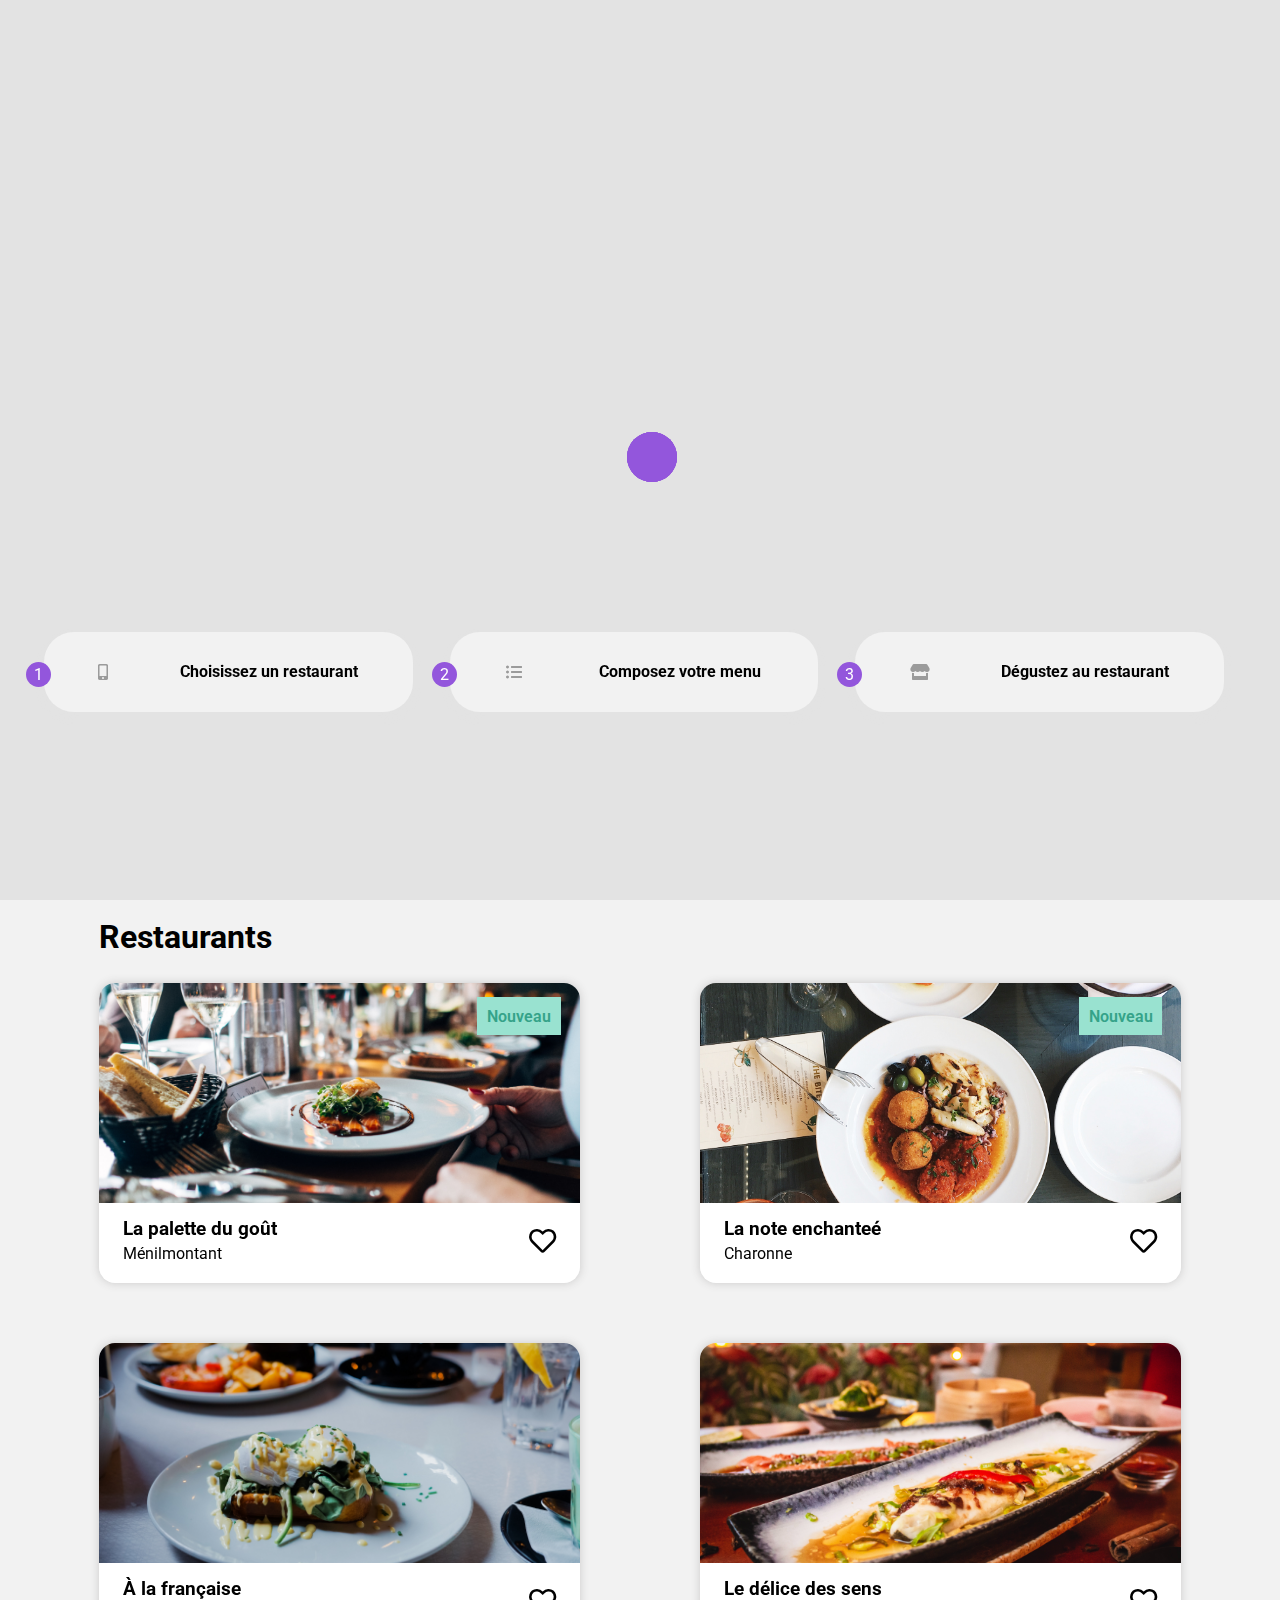
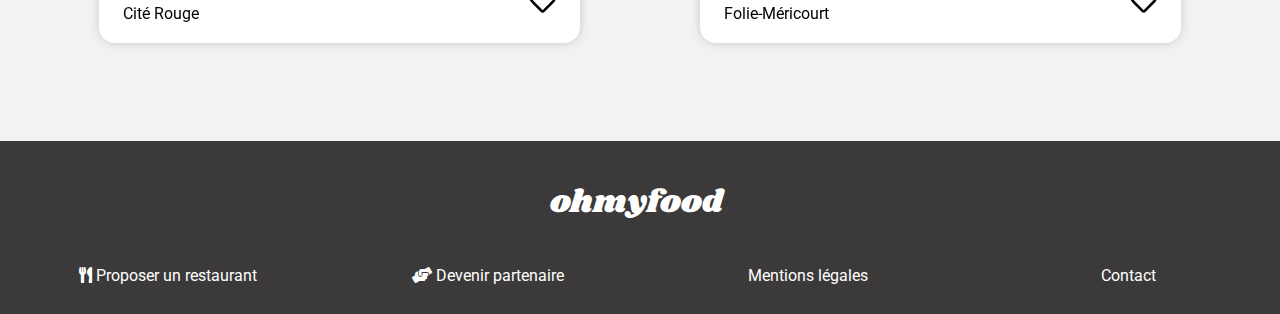
<file: index.html>
<!DOCTYPE html>
<html lang="FR">
<head>
    <meta charset="UTF-8">
    <meta http-equiv="X-UA-Compatible" content="IE=edge">
    <meta name="viewport" content="width=device-width, initial-scale=1.0">

    <link rel="stylesheet" href="css/style.css">

    <link rel="stylesheet" href="https://cdnjs.cloudflare.com/ajax/libs/font-awesome/5.15.4/css/all.min.css" integrity="sha512-1ycn6IcaQQ40/MKBW2W4Rhis/DbILU74C1vSrLJxCq57o941Ym01SwNsOMqvEBFlcgUa6xLiPY/NS5R+E6ztJQ==" crossorigin="anonymous" referrerpolicy="no-referrer">
   
    <!-- Fonts -->
    <link rel="preconnect" href="https://fonts.googleapis.com">
    <link rel="preconnect" href="https://fonts.gstatic.com" crossorigin>
    <link href="https://fonts.googleapis.com/css2?family=Roboto:ital,wght@0,100;0,300;0,400;0,500;0,700;0,900;1,100;1,300;1,400;1,500;1,700;1,900&family=Shrikhand&display=swap" rel="stylesheet">     

    <title>Oh my food!</title>
</head>

<body>
    <div class="loader-container">
        <div class="loader">
            <div class="spinner">
                <div class="ball1"></div>
            </div>
            <div class="spinner">
                <div class="ball2"></div>
            </div>
            <div class="spinner">
                <div class="ball3"></div>
            </div>
            <div class="spinner">
                <div class="ball4"></div>
            </div>
        </div>
    </div>
    <header>
        <img src="images/logo/ohmyfood.png" alt="logo oh my food">
    </header>
    
    <main>
        <section class="search">
            <div class="search__write">
                <div class="search__write--image">
                    <i class="fas fa-map-marker-alt"></i>
                </div>
                <form method="post" action="traitement.php">
                    <input type="text" name="pseudo" id="pseudo" placeholder="Paris, Belleville"/>
                </form>
            </div>
            <div class="search__restos">
                <h1>Réservez le menu qui vous convient</h1>
                <p>Découvrez des restaurants d'exception, séléctionnés par nos soins.</p>
                <button class="search__restos--button" type="submit">
                    <span class="search__restos--text">Explorer nos restaurants</span>
                </button>
            </div>
        </section>
        
        <section class="function">
            <h2>Fonctionnement</h2>
            <div class="function-container">
                <button class="function__button" type="submit">
                    <span class="number">1</span>
                    <i class="fas fa-mobile-alt"></i>
                    <span>Choisissez un restaurant</span>
                </button>

                <button class="function__button" type="submit">
                    <span class="number">2</span>
                    <i class="fas fa-list-ul"></i>
                    <span>Composez votre menu</span>
                </button>

                <button class="function__button" type="submit">
                    <span class="number">3</span>
                    <i class="fas fa-store"></i>
                    <span>Dégustez au restaurant</span>
                </button>
            </div>
        </section>

        <section class="restaurants">
            <h2>Restaurants</h2>
            <div class="card-container">
                <a href="pages/lapalettedugout.html">
                    <div class="card-container__image">
                        <img src="images/restaurants/jay-wennington-N_Y88TWmGwA-unsplash.jpg" alt="plats, table, verre, mains">
                        <span class="image-text">Nouveau</span>
                    </div>
                    <div class="card-container__body">
                        <div class="card-container__text">
                            <h3>La palette du goût</h3>
                            <p>Ménilmontant</p>
                        </div>
                        <div class="card-container__heart">
                            <i class="far fa-heart empty-heart"></i>
                            <i class="fas fa-heart solid-heart"></i>                     
                        </div>
                    </div>
                </a>

                <a href="pages/lanoteenchantee.html">
                    <div class="card-container__image">
                        <img src="images/restaurants/stil-u2Lp8tXIcjw-unsplash.jpg" alt="plats, table, verre, nourriture, pain">
                        <span class="image-text">Nouveau</span>
                    </div>
                    <div class="card-container__body">
                        <div class="card-container__text">
                            <h3>La note enchanteé</h3>
                            <p>Charonne</p>
                        </div>
                        <div class="card-container__heart">
                            <i class="far fa-heart empty-heart"></i>
                            <i class="fas fa-heart solid-heart"></i>
                        </div>
                    </div>
                </a>

                <a href="pages/alafrançaise.html">
                    <div class="card-container__image">
                        <img src="images/restaurants/toa-heftiba-DQKerTsQwi0-unsplash.jpg" alt="plats, table, verre, nourriture">
                    </div>
                    <div class="card-container__body">
                        <div class="card-container__text">
                            <h3>À la française</h3>
                            <p>Cité Rouge</p>
                        </div>
                        <div class="card-container__heart">
                            <i class="far fa-heart empty-heart"></i>
                            <i class="fas fa-heart solid-heart"></i>
                        </div>
                    </div>
                </a>

                <a href="pages/ledelicedesens.html">
                    <div class="card-container__image">
                        <img src="images/restaurants/louis-hansel-shotsoflouis-qNBGVyOCY8Q-unsplash.jpg" alt="plats, table, nourriture">
                    </div>
                    <div class="card-container__body">
                        <div class="card-container__text">
                            <h3>Le délice des sens</h3>
                            <p>Folie-Méricourt</p>
                        </div>
                        <div class="card-container__heart">
                            <i class="far fa-heart empty-heart"></i>
                            <i class="fas fa-heart solid-heart"></i>
                        </div>
                    </div>
                </a>

            </div>
        </section>
    </main>

    <footer>
        <div class="logo-inverse">
            <p>ohmyfood</p>
        </div>
        <nav>
        <p>
            <a href="#">
            <i class="fas fa-utensils"></i>
            Proposer un restaurant
            </a>
        </p>
        <p>
            <a href="#">
            <i class="fas fa-hands-helping"></i>
            Devenir partenaire
            </a>
        </p>
        <p>
            <a href="#">
            Mentions légales
            </a>
        </p>
        <p>
            <a href="mailto:">
            Contact
            </a>
        </p>
        </nav>
    </footer>
    
</body>
</html>
</file>
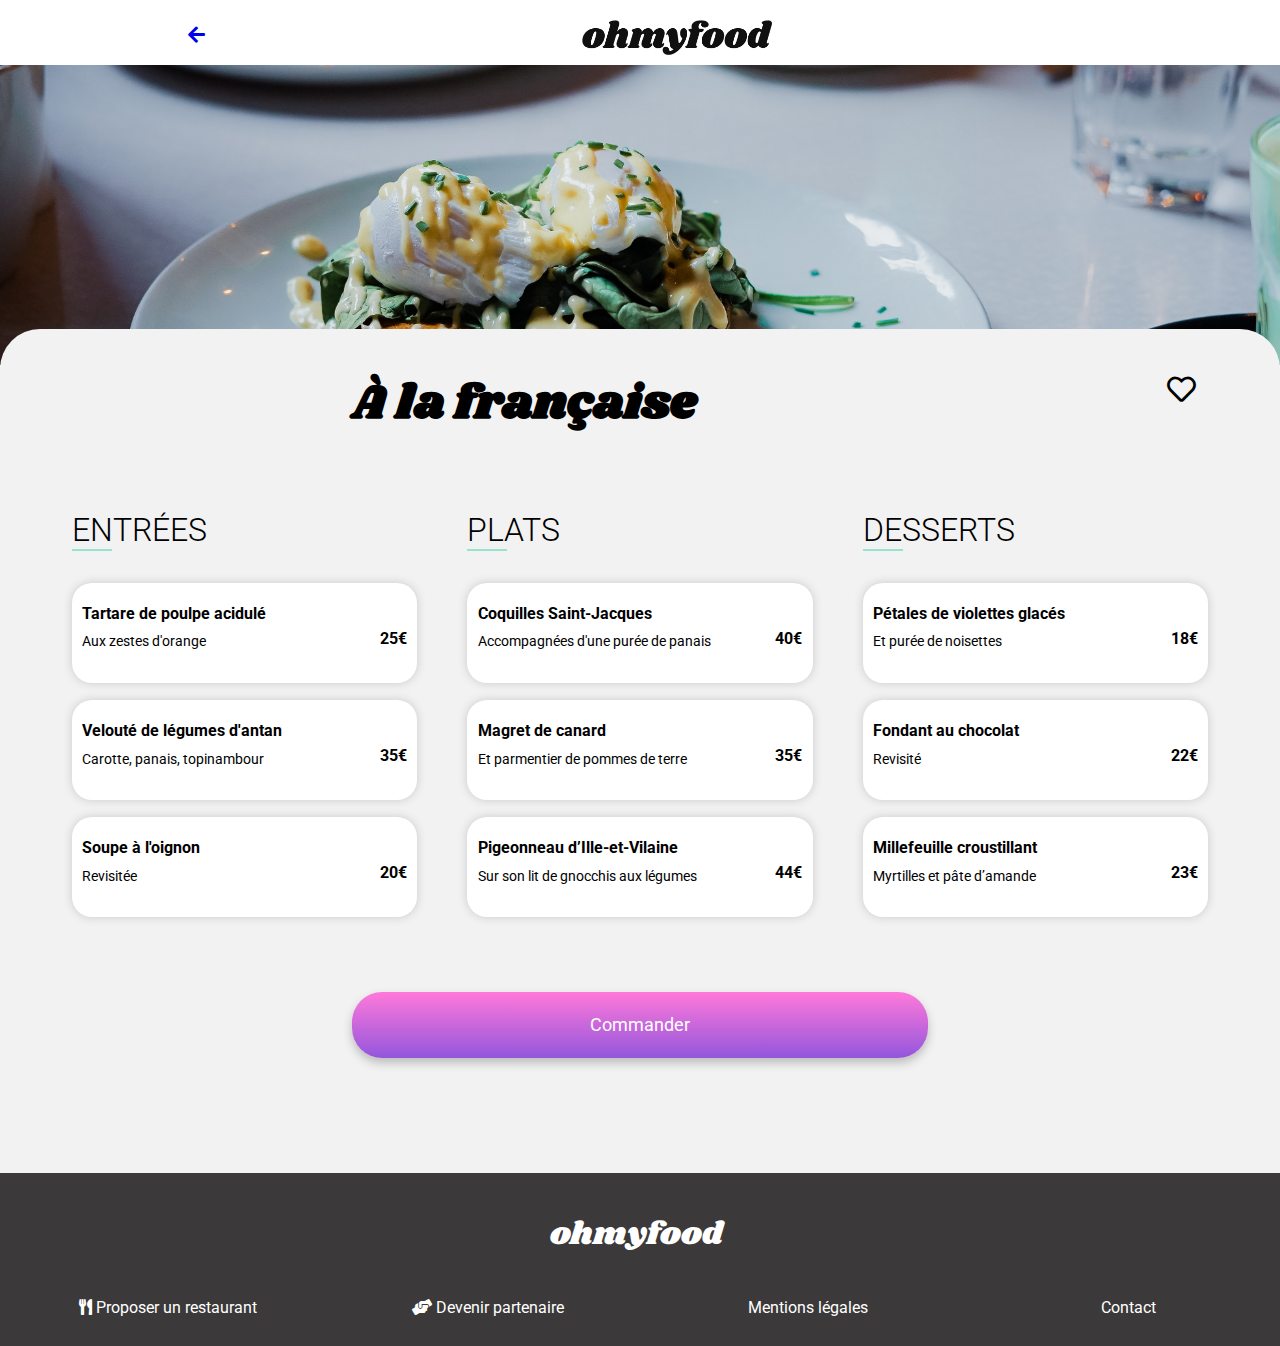
<file: pages/alafrançaise.html>
<!DOCTYPE html>
<html lang="FR">
<head>
    <meta charset="UTF-8">
    <meta http-equiv="X-UA-Compatible" content="IE=edge">
    <meta name="viewport" content="width=device-width, initial-scale=1.0">
    
    <link rel="stylesheet" href="../css/style2.css">

    <link rel="stylesheet" href="https://cdnjs.cloudflare.com/ajax/libs/font-awesome/5.15.4/css/all.min.css" integrity="sha512-1ycn6IcaQQ40/MKBW2W4Rhis/DbILU74C1vSrLJxCq57o941Ym01SwNsOMqvEBFlcgUa6xLiPY/NS5R+E6ztJQ==" crossorigin="anonymous" referrerpolicy="no-referrer">
   
    <!-- Fonts -->
    <link rel="preconnect" href="https://fonts.googleapis.com">
    <link rel="preconnect" href="https://fonts.gstatic.com" crossorigin>
    <link href="https://fonts.googleapis.com/css2?family=Roboto:ital,wght@0,100;0,300;0,400;0,500;0,700;0,900;1,100;1,300;1,400;1,500;1,700;1,900&family=Shrikhand&display=swap" rel="stylesheet">     

    <title>Oh my food!</title>
</head>

<body>
    
    <header>
        <a href="../index.html"><i class="fas fa-arrow-left"></i></a>
        <img src="../images/logo/ohmyfood.png" alt="logo oh my food">
    </header>
    
    <main>
        <section>
            <div class="image-resto">
                <img src="../images/restaurants/toa-heftiba-DQKerTsQwi0-unsplash.jpg" alt="plats, table, verre, nourriture">
                <div class="plat-container">
                    <div class="plat-container__title">
                        <h2>À la française</h2>
                        <i class="far fa-heart empty-heart"></i>
                        <i class="fas fa-heart solid-heart"></i>
                    </div>
                    <div class="plat-container__ensemble">
                        <div class="plat-entrees">
                            <h3>ENTRÉES</h3>
                            <div class="plat first">
                                <div class="plat__name">
                                    <h4>Tartare de poulpe acidulé</h4>
                                    <p>Aux zestes d'orange</p>
                                </div>
                                <div class="plat__price">
                                    <p>25€</p>
                                </div>
                                <div class="check">
                                    <i class="fas fa-check"></i>
                                </div>
                            </div>
                            <div class="plat second">
                                <div class="plat__name">
                                    <h4>Velouté de légumes d'antan</h4>
                                    <p>Carotte, panais, topinambour</p>
                                </div>
                                <div class="plat__price">
                                    <p>35€</p>
                                </div>
                                <div class="check">
                                    <i class="fas fa-check"></i>
                                </div>
                            </div>
                            <div class="plat third">
                                <div class="plat__name">
                                    <h4>Soupe à l'oignon</h4>
                                    <p>Revisitée</p>
                                </div>
                                <div class="plat__price">
                                    <p>20€</p>
                                </div>
                                <div class="check">
                                    <i class="fas fa-check"></i>
                                </div>
                            </div>
                        </div>

                        <div class="plat-plats">
                            <h3>PLATS</h3>
                            <div class="plat first">
                                <div class="plat__name">
                                    <h4>Coquilles Saint-Jacques</h4>
                                    <p>Accompagnées d'une purée de panais</p>
                                </div>
                                <div class="plat__price">
                                    <p>40€</p>
                                </div>
                                <div class="check">
                                    <i class="fas fa-check"></i>
                                </div>
                            </div>
                            <div class="plat second">
                                <div class="plat__name">
                                    <h4>Magret de canard</h4>
                                    <p>Et parmentier de pommes de terre</p>
                                </div>
                                <div class="plat__price">
                                    <p>35€</p>
                                </div>
                                <div class="check">
                                    <i class="fas fa-check"></i>
                                </div>
                            </div>
                            <div class="plat third">
                                <div class="plat__name">
                                    <h4>Pigeonneau d’Ille-et-Vilaine</h4>
                                    <p>Sur son lit de gnocchis aux légumes</p>
                                </div>
                                <div class="plat__price">
                                    <p>44€</p>
                                </div>
                                <div class="check">
                                    <i class="fas fa-check"></i>
                                </div>
                            </div>
                        </div>
                    
                        <div class="plat-desserts">
                            <h3>DESSERTS</h3>
                            <div class="plat first">
                                <div class="plat__name">
                                    <h4>Pétales de violettes glacés</h4>
                                    <p>Et purée de noisettes</p>
                                </div>
                                <div class="plat__price">
                                    <p>18€</p>
                                </div>
                                <div class="check">
                                    <i class="fas fa-check"></i>
                                </div>
                            </div>
                            <div class="plat second">
                                <div class="plat__name">
                                    <h4>Fondant au chocolat</h4>
                                    <p>Revisité</p>
                                </div>
                                <div class="plat__price">
                                    <p>22€</p>
                                </div>
                                <div class="check">
                                    <i class="fas fa-check"></i>
                                </div>
                            </div>
                            <div class="plat third">
                                <div class="plat__name">
                                    <h4>Millefeuille croustillant</h4>
                                    <p>Myrtilles et pâte d’amande</p>
                                </div>
                                <div class="plat__price">
                                    <p>23€</p>
                                </div>
                                <div class="check">
                                    <i class="fas fa-check"></i>
                                </div>
                            </div>
                        </div>
                    </div>
                    
                    <button class="commande-button" type="submit">
                        <span class="commande-button__text">Commander</span>
                    </button>
                </div>
            </div>
        </section>
    </main>

    <footer>
        <div class="logo-inverse">
            <p>ohmyfood</p>
        </div>
        <nav>
        <p>
            <a href="#">
            <i class="fas fa-utensils"></i>
            Proposer un restaurant
            </a>
        </p>
        <p>
            <a href="#">
            <i class="fas fa-hands-helping"></i>
            Devenir partenaire
            </a>
        </p>
        <p>
            <a href="#">
            Mentions légales
            </a>
        </p>
        <p>
            <a href="mailto:">
            Contact
            </a>
        </p>
        </nav>
    </footer>
    
</body>
</html>
</file>
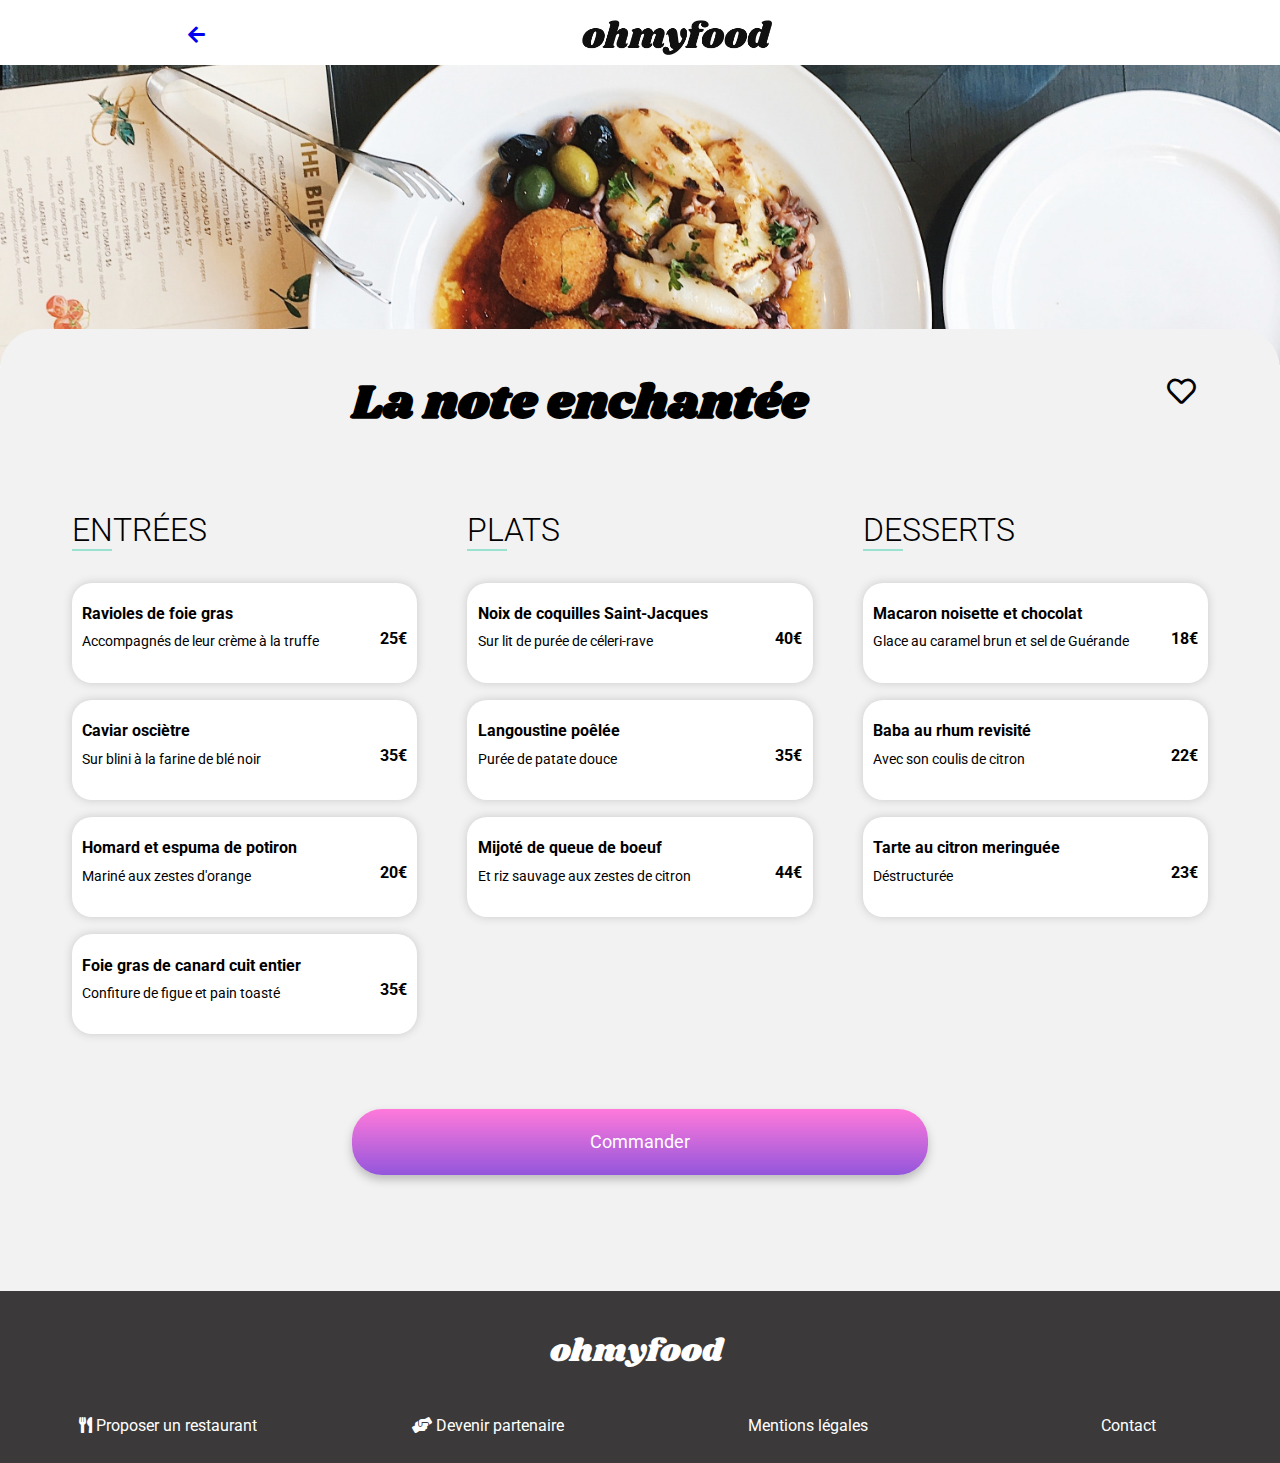
<file: pages/lanoteenchantee.html>
<!DOCTYPE html>
<html lang="FR">
<head>
    <meta charset="UTF-8">
    <meta http-equiv="X-UA-Compatible" content="IE=edge">
    <meta name="viewport" content="width=device-width, initial-scale=1.0">
    
    <link rel="stylesheet" href="../css/style2.css">

    <link rel="stylesheet" href="https://cdnjs.cloudflare.com/ajax/libs/font-awesome/5.15.4/css/all.min.css" integrity="sha512-1ycn6IcaQQ40/MKBW2W4Rhis/DbILU74C1vSrLJxCq57o941Ym01SwNsOMqvEBFlcgUa6xLiPY/NS5R+E6ztJQ==" crossorigin="anonymous" referrerpolicy="no-referrer">
   
    <!-- Fonts -->
    <link rel="preconnect" href="https://fonts.googleapis.com">
    <link rel="preconnect" href="https://fonts.gstatic.com" crossorigin>
    <link href="https://fonts.googleapis.com/css2?family=Roboto:ital,wght@0,100;0,300;0,400;0,500;0,700;0,900;1,100;1,300;1,400;1,500;1,700;1,900&family=Shrikhand&display=swap" rel="stylesheet">     

    <title>Oh my food!</title>
</head>

<body>
    
    <header>
        <a href="../index.html"><i class="fas fa-arrow-left"></i></a>
        <img src="../images/logo/ohmyfood.png" alt="logo oh my food">
    </header>
    
    <main>
        <section>
            <div class="image-resto">
                <img src="../images/restaurants/stil-u2Lp8tXIcjw-unsplash.jpg" alt="plats, table, verre, nourriture, pain">
                <div class="plat-container">
                    <div class="plat-container__title">
                        <h2>La note enchantée</h2>
                        <i class="far fa-heart empty-heart"></i>
                        <i class="fas fa-heart solid-heart"></i>
                    </div>
                    <div class="plat-container__ensemble">
                        <div class="plat-entrees">
                            <h3>ENTRÉES</h3>
                            <div class="plat first">
                                <div class="plat__name">
                                    <h4>Ravioles de foie gras</h4>
                                    <p>Accompagnés de leur crème à la truffe</p>
                                </div>
                                <div class="plat__price">
                                    <p>25€</p>
                                </div>
                                <div class="check">
                                    <i class="fas fa-check"></i>
                                </div>
                            </div>
                            <div class="plat second">
                                <div class="plat__name">
                                    <h4>Caviar osciètre</h4>
                                    <p>Sur blini à la farine de blé noir</p>
                                </div>
                                <div class="plat__price">
                                    <p>35€</p>
                                </div>
                                <div class="check">
                                    <i class="fas fa-check"></i>
                                </div>
                            </div>
                            <div class="plat third">
                                <div class="plat__name">
                                    <h4>Homard et espuma de potiron</h4>
                                    <p>Mariné aux zestes d'orange</p>
                                </div>
                                <div class="plat__price">
                                    <p>20€</p>
                                </div>
                                <div class="check">
                                    <i class="fas fa-check"></i>
                                </div>
                            </div>

                            <div class="plat fourth">
                                <div class="plat__name">
                                    <h4>Foie gras de canard cuit entier</h4>
                                    <p>Confiture de figue et pain toasté</p>
                                </div>
                                <div class="plat__price">
                                    <p>35€</p>
                                </div>
                                <div class="check">
                                    <i class="fas fa-check"></i>
                                </div>
                            </div>
                        </div>

                        <div class="plat-plats">
                            <h3>PLATS</h3>
                            <div class="plat first">
                                <div class="plat__name">
                                    <h4>Noix de coquilles Saint-Jacques</h4>
                                    <p>Sur lit de purée de céleri-rave</p>
                                </div>
                                <div class="plat__price">
                                    <p>40€</p>
                                </div>
                                <div class="check">
                                    <i class="fas fa-check"></i>
                                </div>
                            </div>
                            <div class="plat second">
                                <div class="plat__name">
                                    <h4>Langoustine poêlée</h4>
                                    <p>Purée de patate douce</p>
                                </div>
                                <div class="plat__price">
                                    <p>35€</p>
                                </div>
                                <div class="check">
                                    <i class="fas fa-check"></i>
                                </div>
                            </div>
                            <div class="plat third">
                                <div class="plat__name">
                                    <h4>Mijoté de queue de boeuf</h4>
                                    <p>Et riz sauvage aux zestes de citron</p>
                                </div>
                                <div class="plat__price">
                                    <p>44€</p>
                                </div>
                                <div class="check">
                                    <i class="fas fa-check"></i>
                                </div>
                            </div>
                        </div>
                    
                        <div class="plat-desserts">
                            <h3>DESSERTS</h3>
                            <div class="plat first">
                                <div class="plat__name">
                                    <h4>Macaron noisette et chocolat</h4>
                                    <p>Glace au caramel brun et sel de Guérande</p>
                                </div>
                                <div class="plat__price">
                                    <p>18€</p>
                                </div>
                                <div class="check">
                                    <i class="fas fa-check"></i>
                                </div>
                            </div>
                            <div class="plat second">
                                <div class="plat__name">
                                    <h4>Baba au rhum revisité</h4>
                                    <p>Avec son coulis de citron</p>
                                </div>
                                <div class="plat__price">
                                    <p>22€</p>
                                </div>
                                <div class="check">
                                    <i class="fas fa-check"></i>
                                </div>
                            </div>
                            <div class="plat third">
                                <div class="plat__name">
                                    <h4>Tarte au citron meringuée</h4>
                                    <p>Déstructurée</p>
                                </div>
                                <div class="plat__price">
                                    <p>23€</p>
                                </div>
                                <div class="check">
                                    <i class="fas fa-check"></i>
                                </div>
                            </div>
                        </div>
                    </div>
                    
                    <button class="commande-button" type="submit">
                        <span class="commande-button__text">Commander</span>
                    </button>
                </div>
            </div>
        </section>
    </main>

    <footer>
        <div class="logo-inverse">
            <p>ohmyfood</p>
        </div>
        <nav>
        <p>
            <a href="#">
            <i class="fas fa-utensils"></i>
            Proposer un restaurant
            </a>
        </p>
        <p>
            <a href="#">
            <i class="fas fa-hands-helping"></i>
            Devenir partenaire
            </a>
        </p>
        <p>
            <a href="#">
            Mentions légales
            </a>
        </p>
        <p>
            <a href="mailto:">
            Contact
            </a>
        </p>
        </nav>
    </footer>
    
</body>
</html>
</file>
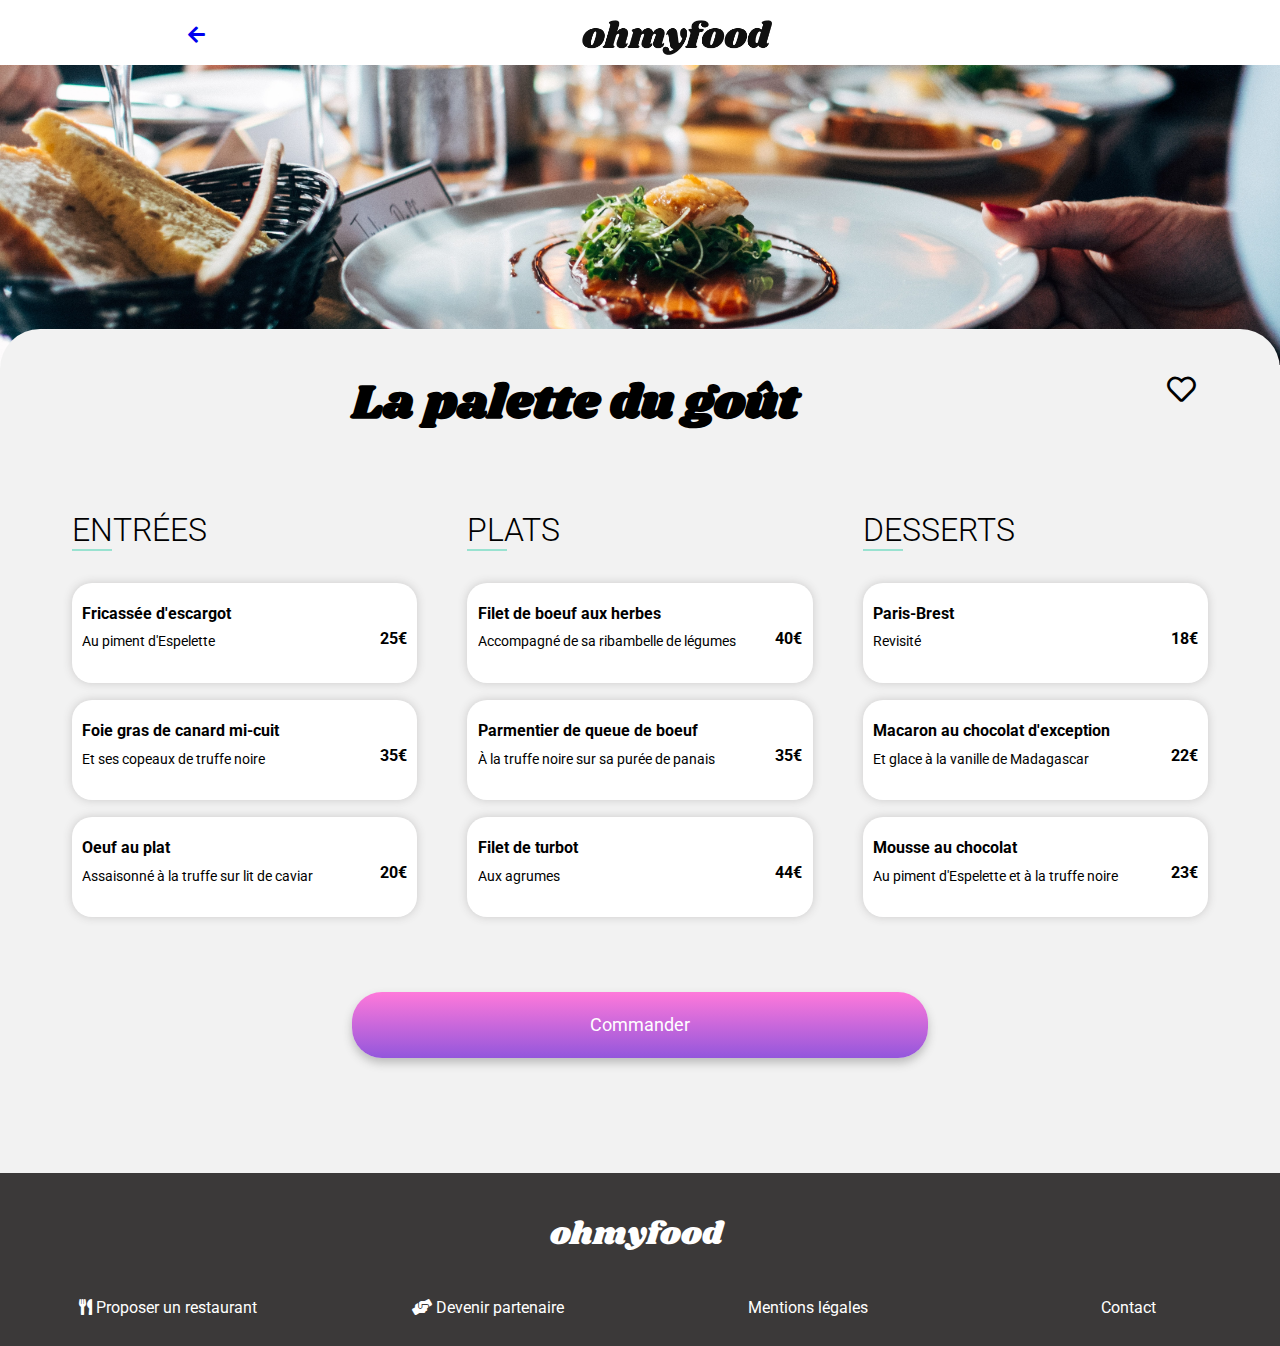
<file: pages/lapalettedugout.html>
<!DOCTYPE html>
<html lang="FR">
<head>
    <meta charset="UTF-8">
    <meta http-equiv="X-UA-Compatible" content="IE=edge">
    <meta name="viewport" content="width=device-width, initial-scale=1.0">
  
    <link rel="stylesheet" href="../css/style2.css">

    <link rel="stylesheet" href="https://cdnjs.cloudflare.com/ajax/libs/font-awesome/5.15.4/css/all.min.css" integrity="sha512-1ycn6IcaQQ40/MKBW2W4Rhis/DbILU74C1vSrLJxCq57o941Ym01SwNsOMqvEBFlcgUa6xLiPY/NS5R+E6ztJQ==" crossorigin="anonymous" referrerpolicy="no-referrer">
   
    <!-- Fonts -->
    <link rel="preconnect" href="https://fonts.googleapis.com">
    <link rel="preconnect" href="https://fonts.gstatic.com" crossorigin>
    <link href="https://fonts.googleapis.com/css2?family=Roboto:ital,wght@0,100;0,300;0,400;0,500;0,700;0,900;1,100;1,300;1,400;1,500;1,700;1,900&family=Shrikhand&display=swap" rel="stylesheet">     

    <title>Oh my food!</title>
</head>

<body>
    
    <header>
        <a href="../index.html"><i class="fas fa-arrow-left"></i></a>
        <img src="../images/logo/ohmyfood.png" alt="logo oh my food">
    </header>
    
    <main>
        <section>
            <div class="image-resto">
                <img src="../images/restaurants/jay-wennington-N_Y88TWmGwA-unsplash.jpg" alt="plats, table, verre, mains">
                <div class="plat-container">
                    <div class="plat-container__title">
                        <h2>La palette du goût</h2>
                        <i class="far fa-heart empty-heart"></i>
                        <i class="fas fa-heart solid-heart"></i>
                    </div>
                    <div class="plat-container__ensemble">
                        <div class="plat-entrees">
                            <h3>ENTRÉES</h3>
                            <div class="plat first">
                                <div class="plat__name">
                                    <h4>Fricassée d'escargot</h4>
                                    <p>Au piment d'Espelette</p>
                                </div>
                                <div class="plat__price">
                                    <p>25€</p>
                                </div>
                                <div class="check">
                                    <i class="fas fa-check"></i>
                                </div>
                            </div>
                            <div class="plat second">
                                <div class="plat__name">
                                    <h4>Foie gras de canard mi-cuit</h4>
                                    <p>Et ses copeaux de truffe noire</p>
                                </div>
                                <div class="plat__price">
                                    <p>35€</p>
                                </div>
                                <div class="check">
                                    <i class="fas fa-check"></i>
                                </div>
                            </div>
                            <div class="plat third">
                                <div class="plat__name">
                                    <h4>Oeuf au plat</h4>
                                    <p>Assaisonné à la truffe sur lit de caviar</p>
                                </div>
                                <div class="plat__price">
                                    <p>20€</p>
                                </div>
                                <div class="check">
                                    <i class="fas fa-check"></i>
                                </div>
                            </div>
                        </div>

                        <div class="plat-plats">
                            <h3>PLATS</h3>
                            <div class="plat first">
                                <div class="plat__name">
                                    <h4>Filet de boeuf aux herbes</h4>
                                    <p>Accompagné de sa ribambelle de légumes</p>
                                </div>
                                <div class="plat__price">
                                    <p>40€</p>
                                </div>
                                <div class="check">
                                    <i class="fas fa-check"></i>
                                </div>
                            </div>
                            <div class="plat second">
                                <div class="plat__name">
                                    <h4>Parmentier de queue de boeuf</h4>
                                    <p>À la truffe noire sur sa purée de panais</p>
                                </div>
                                <div class="plat__price">
                                    <p>35€</p>
                                </div>
                                <div class="check">
                                    <i class="fas fa-check"></i>
                                </div>
                            </div>
                            <div class="plat third">
                                <div class="plat__name">
                                    <h4>Filet de turbot</h4>
                                    <p>Aux agrumes</p>
                                </div>
                                <div class="plat__price">
                                    <p>44€</p>
                                </div>
                                <div class="check">
                                    <i class="fas fa-check"></i>
                                </div>
                            </div>
                        </div>
                    
                        <div class="plat-desserts">
                            <h3>DESSERTS</h3>
                            <div class="plat first">
                                <div class="plat__name">
                                    <h4>Paris-Brest</h4>
                                    <p>Revisité</p>
                                </div>
                                <div class="plat__price">
                                    <p>18€</p>
                                </div>
                                <div class="check">
                                    <i class="fas fa-check"></i>
                                </div>
                            </div>
                            <div class="plat second">
                                <div class="plat__name">
                                    <h4>Macaron au chocolat d'exception</h4>
                                    <p>Et glace à la vanille de Madagascar</p>
                                </div>
                                <div class="plat__price">
                                    <p>22€</p>
                                </div>
                                <div class="check">
                                    <i class="fas fa-check"></i>
                                </div>
                            </div>
                            <div class="plat third">
                                <div class="plat__name">
                                    <h4>Mousse au chocolat</h4>
                                    <p>Au piment d'Espelette et à la truffe noire</p>
                                </div>
                                <div class="plat__price">
                                    <p>23€</p>
                                </div>
                                <div class="check">
                                    <i class="fas fa-check"></i>
                                </div>
                            </div>
                        </div>
                    </div>
                    
                    <button class="commande-button" type="submit">
                        <span class="commande-button__text">Commander</span>
                    </button>
                </div>
            </div>
        </section>
    </main>

    <footer>
        <div class="logo-inverse">
            <p>ohmyfood</p>
        </div>
        <nav>
        <p>
            <a href="#">
            <i class="fas fa-utensils"></i>
            Proposer un restaurant
            </a>
        </p>
        <p>
            <a href="#">
            <i class="fas fa-hands-helping"></i>
            Devenir partenaire
            </a>
        </p>
        <p>
            <a href="#">
            Mentions légales
            </a>
        </p>
        <p>
            <a href="mailto:">
            Contact
            </a>
        </p>
        </nav>
    </footer>
    
</body>
</html>
</file>
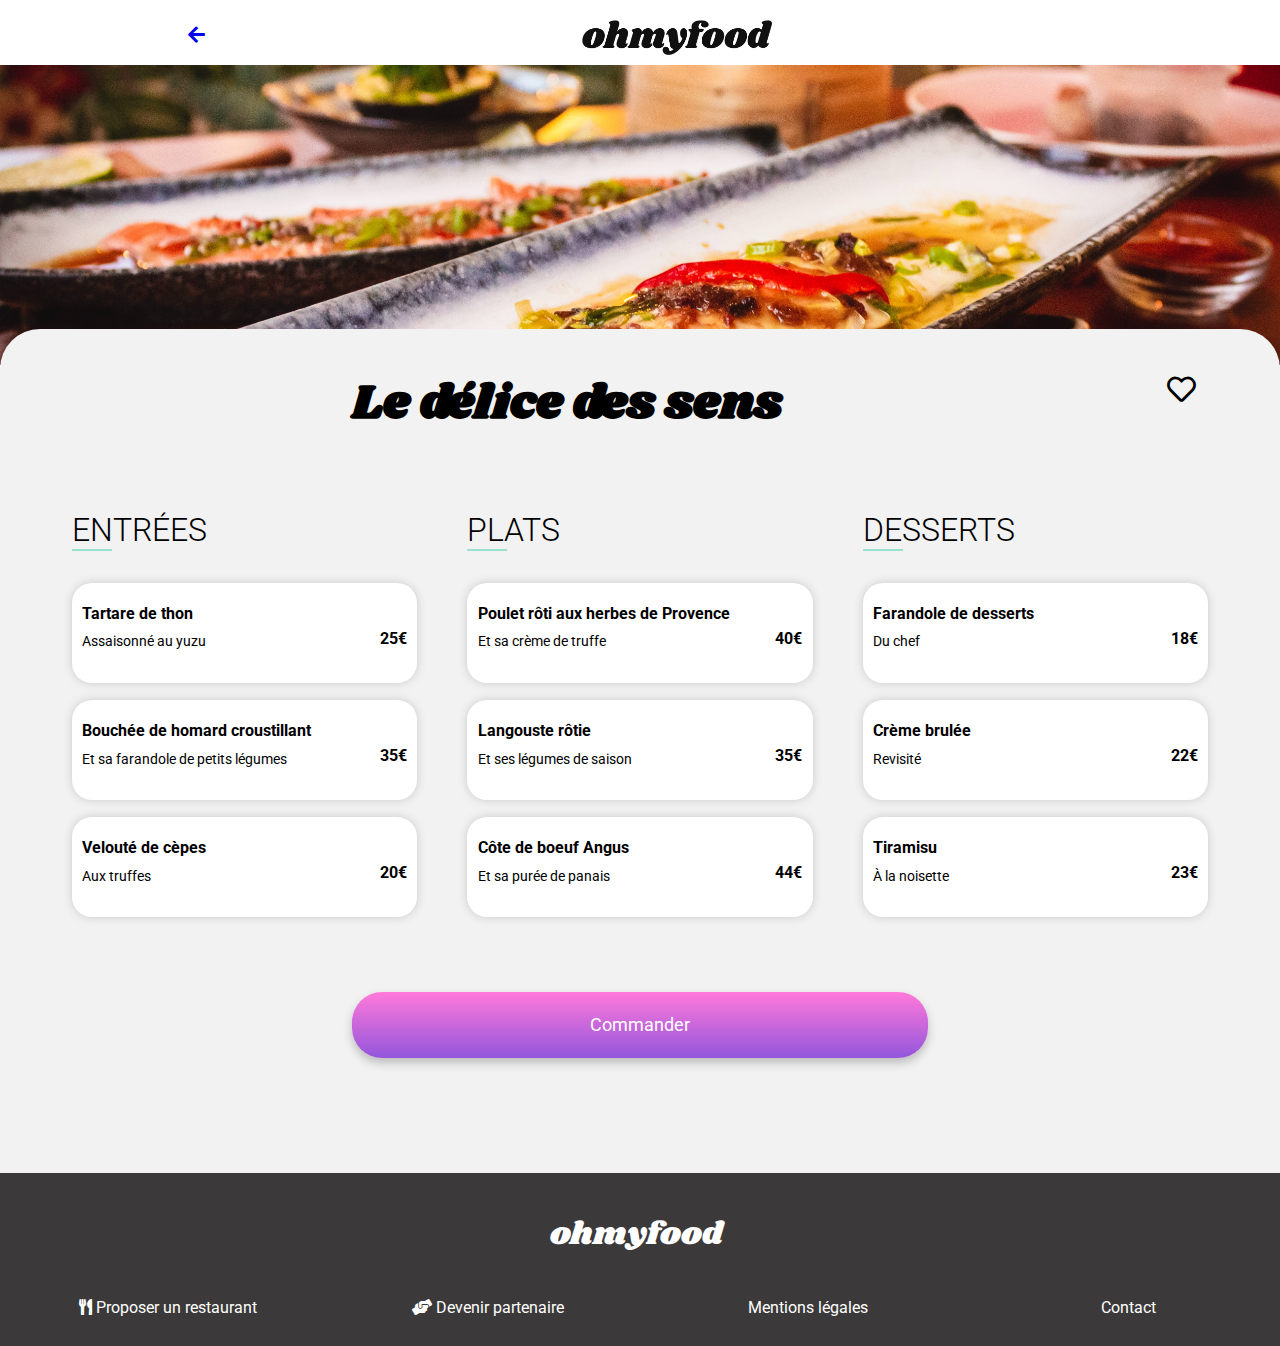
<file: pages/ledelicedesens.html>
<!DOCTYPE html>
<html lang="FR">
<head>
    <meta charset="UTF-8">
    <meta http-equiv="X-UA-Compatible" content="IE=edge">
    <meta name="viewport" content="width=device-width, initial-scale=1.0">
 
    <link rel="stylesheet" href="../css/style2.css">

    <link rel="stylesheet" href="https://cdnjs.cloudflare.com/ajax/libs/font-awesome/5.15.4/css/all.min.css" integrity="sha512-1ycn6IcaQQ40/MKBW2W4Rhis/DbILU74C1vSrLJxCq57o941Ym01SwNsOMqvEBFlcgUa6xLiPY/NS5R+E6ztJQ==" crossorigin="anonymous" referrerpolicy="no-referrer">
   
    <!-- Fonts -->
    <link rel="preconnect" href="https://fonts.googleapis.com">
    <link rel="preconnect" href="https://fonts.gstatic.com" crossorigin>
    <link href="https://fonts.googleapis.com/css2?family=Roboto:ital,wght@0,100;0,300;0,400;0,500;0,700;0,900;1,100;1,300;1,400;1,500;1,700;1,900&family=Shrikhand&display=swap" rel="stylesheet">     

    <title>Oh my food!</title>
</head>

<body>
    
    <header>
        <a href="../index.html"><i class="fas fa-arrow-left"></i></a>
        <img src="../images/logo/ohmyfood.png" alt="logo oh my food">
    </header>
    
    <main>
        <section>
            <div class="image-resto">
                <img src="../images/restaurants/louis-hansel-shotsoflouis-qNBGVyOCY8Q-unsplash.jpg" alt="plats, table, nourriture">
                <div class="plat-container">
                    <div class="plat-container__title">
                        <h2>Le délice des sens</h2>
                        <i class="far fa-heart empty-heart"></i>
                        <i class="fas fa-heart solid-heart"></i>
                    </div>
                    <div class="plat-container__ensemble">
                        <div class="plat-entrees">
                            <h3>ENTRÉES</h3>
                            <div class="plat first">
                                <div class="plat__name">
                                    <h4>Tartare de thon</h4>
                                    <p>Assaisonné au yuzu</p>
                                </div>
                                <div class="plat__price">
                                    <p>25€</p>
                                </div>
                                <div class="check">
                                    <i class="fas fa-check"></i>
                                </div>
                            </div>
                            <div class="plat second">
                                <div class="plat__name">
                                    <h4>Bouchée de homard croustillant</h4>
                                    <p>Et sa farandole de petits légumes</p>
                                </div>
                                <div class="plat__price">
                                    <p>35€</p>
                                </div>
                                <div class="check">
                                    <i class="fas fa-check"></i>
                                </div>
                            </div>
                            <div class="plat third">
                                <div class="plat__name">
                                    <h4>Velouté de cèpes</h4>
                                    <p>Aux truffes</p>
                                </div>
                                <div class="plat__price">
                                    <p>20€</p>
                                </div>
                                <div class="check">
                                    <i class="fas fa-check"></i>
                                </div>
                            </div>
                        </div>

                        <div class="plat-plats">
                            <h3>PLATS</h3>
                            <div class="plat first">
                                <div class="plat__name">
                                    <h4>Poulet rôti aux herbes de Provence</h4>
                                    <p>Et sa crème de truffe</p>
                                </div>
                                <div class="plat__price">
                                    <p>40€</p>
                                </div>
                                <div class="check">
                                    <i class="fas fa-check"></i>
                                </div>
                            </div>
                            <div class="plat second">
                                <div class="plat__name">
                                    <h4>Langouste rôtie</h4>
                                    <p>Et ses légumes de saison</p>
                                </div>
                                <div class="plat__price">
                                    <p>35€</p>
                                </div>
                                <div class="check">
                                    <i class="fas fa-check"></i>
                                </div>
                            </div>
                            <div class="plat third">
                                <div class="plat__name">
                                    <h4>Côte de boeuf Angus</h4>
                                    <p>Et sa purée de panais</p>
                                </div>
                                <div class="plat__price">
                                    <p>44€</p>
                                </div>
                                <div class="check">
                                    <i class="fas fa-check"></i>
                                </div>
                            </div>
                        </div>
                    
                        <div class="plat-desserts">
                            <h3>DESSERTS</h3>
                            <div class="plat first">
                                <div class="plat__name">
                                    <h4>Farandole de desserts</h4>
                                    <p>Du chef</p>
                                </div>
                                <div class="plat__price">
                                    <p>18€</p>
                                </div>
                                <div class="check">
                                    <i class="fas fa-check"></i>
                                </div>
                            </div>
                            <div class="plat second">
                                <div class="plat__name">
                                    <h4>Crème brulée</h4>
                                    <p>Revisité</p>
                                </div>
                                <div class="plat__price">
                                    <p>22€</p>
                                </div>
                                <div class="check">
                                    <i class="fas fa-check"></i>
                                </div>
                            </div>
                            <div class="plat third">
                                <div class="plat__name">
                                    <h4>Tiramisu</h4>
                                    <p>À la noisette</p>
                                </div>
                                <div class="plat__price">
                                    <p>23€</p>
                                </div>
                                <div class="check">
                                    <i class="fas fa-check"></i>
                                </div>
                            </div>
                        </div>
                    </div>
                    
                    <button class="commande-button" type="submit">
                        <span class="commande-button__text">Commander</span>
                    </button>
                </div>
            </div>
        </section>
    </main>

    <footer>
        <div class="logo-inverse">
            <p>ohmyfood</p>
        </div>
        <nav>
        <p>
            <a href="#">
            <i class="fas fa-utensils"></i>
            Proposer un restaurant
            </a>
        </p>
        <p>
            <a href="#">
            <i class="fas fa-hands-helping"></i>
            Devenir partenaire
            </a>
        </p>
        <p>
            <a href="#">
            Mentions légales
            </a>
        </p>
        <p>
            <a href="mailto:">
            Contact
            </a>
        </p>
        </nav>
    </footer>
    
</body>
</html>
</file>
<file: css/style.css>
* 
{
    font-family:'Roboto', sans-serif;
    box-sizing: border-box;
   /* box-sizing est appliqué à tous les éléments */
}

button:hover
{
    cursor: pointer;
}

body
{
    margin: 0;
    padding: 0;
}

@keyframes opacity{
    0%{
        opacity: 1;
        z-index: 99;
    }

    90%{
        opacity: 1;
    }
    99%{
        
    }
    100%{
        opacity: 0;
        z-index: -1;
    }
}

.loader-container
{
    position: fixed;
    display: flex;
    align-items: center;
    justify-content: center;
    height: 100%;
    width: 100%;
    background-color: #e3e3e3;
    animation: opacity 3s ease-in-out forwards;
}

.loader
{
    position: absolute;
    top: 48%;
    left: 49%;
    z-index: 99;
    animation: scale 3s ease-in-out forwards;
}

.spinner
{
    animation: rotate 3s ease-in-out;
}

.ball1, .ball2, .ball3, .ball4
{
    width: 50px;
    height: 50px;
    border-radius: 50%;
    background-color: #9356DC;
    position: absolute;
}

.ball1
{
    animation: moverx 3s ease-in-out;
}

.ball2
{
    animation: mover-x 3s ease-in-out;
}

.ball3
{
    animation: mover-y 3s ease-in-out;
}
.ball4
{
    animation: movery 3s ease-in-out;
}

@keyframes moverx{
0%{
    transform: translateX(0);
}
25%{
    background-color: #ff7979;
    transform: translateX(150%);
    
}
75%{
    background-color: #ff79a6;
    transform: translateX(150%);
    
}
100%{
    transform: translateX(0);
}
}

@keyframes mover-x{
    0%{
        transform: translateX(0);
    }
    25%{
        background-color: #FF79DA;
        transform: translateX(-150%);
        
    }
    75%{
        background-color: #ffac79;
        transform: translateX(-150%);
        
    }
    100%{
        transform: translateX(0);
    }
}

@keyframes mover-y{
    0%{
        transform: translateY(0);
    }
    25%{
        background-color: #ffac79;
        transform: translateY(-150%);
        
    }
    75%{
        background-color: #ff7979;
        transform: translateY(-150%);
        
    }
    100%{
        transform: translateY(0);
    }
}

@keyframes movery{
    0%{
        transform: translateY(0);
    }
    25%{
        background-color: #ff79a6;
        transform: translateY(150%);
    }
    75%{
        background-color: #FF79DA;
        transform: translateY(150%);
    }
    100%{
        transform: translateY(0);
    }
}


@keyframes scale
{
    0% {
        transform: scale(0);
    }
    50% {
        transform: scale(1);
    }
    100% {
        transform: scale(0);
    }
}

@keyframes rotate
{
    0% {
        transform: rotate(0)
    }
    100% {
        transform: rotate(90deg);
    }
}








header
{
    padding: 20px 35% 10px ;
    display: flex;
    justify-content: center;
}

header img
{
    width: 190px;
    height: 35px;
}

main
{
    background-color: #F2F2F2;
}

.search__write
{
    display: flex;
    justify-content: center;
    text-align: center;
    background: linear-gradient(to top, #e3e3e3 90%, #bcbcbc);
    padding: 20px 0;
    font-size: 1.5rem;
}

.search__write--image
{
    margin: 0 20px 0 70px ;
}

input
{
    border: none;
    background-color: #e3e3e3;
    font-size: 1.1rem;
    font-weight: 500;
    outline: none;   
}


/*  EXPLORE RESTAURANTS */

.search__restos
{
    display: flex;
    flex-direction: column;
    justify-content: center;
    text-align: center;
    padding: 5% 15% 15%;
}

.search__restos h1
{
    font-size: 1.8rem;
}

.search__restos p
{
    margin-bottom: 10%;
    font-size: 1.1rem;
}

.search__restos--button
{
    background: linear-gradient(to top, #9356DC, #FF79DA);
    border-radius: 30px;
    border: none;
    box-shadow: 0 5px 10px #bcbcbc;
    color: white;
    padding: 6% 0;
}

.search__restos--button:hover
{
    opacity: 0.92;
    box-shadow: 0 3px 10px #565656;
    transition: 500ms;
}

.search__restos--text
{
    font-size: 1.1rem;
}


/* BUTTONS MENU */

.function
{
    background-color: white;
    display: flex;
    flex-direction: column;
    flex-wrap: wrap;
    padding: 7% 3%;
}

.function h2
{
    font-size: 1.8rem;
    margin-left: 3%;
}

.function__button
{   
    width: 90%;
    background-color: #F2F2F2;
    font-weight: bold;
    padding: 30px 1.5%;
    border-radius: 30px;
    border: none;
    box-shadow: 0 5px 10px #e3e3e3;
    margin: 4% 5%;
    display: flex;
    justify-content: space-around;
    text-align: center;
    font-size: 1.3rem;
    position: relative;
}

.number
{
    color: white;
    font-size: 1rem;
    font-weight: 400;
    background-color: #9356DC;
    border-radius: 50%;
    padding: 3px 8px;
    position: absolute;
    left: -18px;
}

.function__button i
{
    margin-top: 2px;
    color: #9b9b9b;
}

.function__button:hover
{
    background-color: #e9d6ff;
}

.function__button:hover i
{
    color: #9356DC;
}


/* CARDS RESTAURANTS */

.restaurants
{
    padding: 8% 0 12% 5%;
}

.card-container a
{
    display:flex;
    flex-direction: column;
    text-decoration: none;
    color: black;
    background-color: white;
    border-radius: 16px;
    box-shadow: 0px 0px 10px rgb(202, 201, 201);
    width: 95%;
    margin-bottom: 5%;
}

.card-container__image
{
    width: 100%;
    position: relative;
}

.card-container__image img
{
    width: 100%;
    height: 220px;
    border-radius: 16px 16px 0 0;
    object-fit: cover;
}

.image-text
{
    position: absolute;
    right: 4%;
    margin-top: 3%;
    background-color:  #99E2D0;
    color: #35a389;
    font-weight: 600;
    padding: 2%;
    
}

.card-container__body
{
    display: flex;
    justify-content: space-between;
    line-height: 0.4em;
    margin-bottom: 2%;
    position: relative;
}

.card-container__text
{
    margin-left: 5%;
}

.card-container__heart
{
    font-size: 1.7em;
    margin: 20px;
}

/* ANIMATION COEUR */

.empty-heart
{
    position: absolute;
    right: 5%;
    z-index: 2;
    background-color: white;
}

.solid-heart
{
    position: absolute;
    right: 5%;
    z-index: 1;
    background: linear-gradient(to top, #FF79DA, #9356DC);
	-webkit-background-clip: text;
    background-clip: text;
	-webkit-text-fill-color: transparent;
}

.empty-heart:hover
{
    color: transparent;
    background-color: transparent;
    transition: 800ms;
}


footer
{
    background-color: rgb(59, 57, 57);
    padding-bottom: 1%;
}

.logo-inverse
{
    padding: 2% 0 0 5%;
}

.logo-inverse p
{
    font-family:'Shrikhand', sans-serif;
    font-size: 1.2rem;
    color: white;
}

footer a
{
    color: white;
    margin-left: 5%;
    text-decoration: none;
}


/* VERSION ORDINATEUR */

@media only screen and (min-width: 768px)
{   

    h2
    {
        font-size: 2rem;
    }

    .search__restos--button
    {
        padding: 2% 0;
        margin-bottom: 10%;
        margin: 0 30% 10%;
    }

    .search__restos
    {
        padding: 0;
    }

    .search__restos p
    {
        margin-bottom: 5%;
    }

/* SECTION FUNCTION */  

    .function
    {
        padding: 2%;
    }

    .function-container
    {
        display: flex;
        justify-content: flex-start;
        flex-wrap: wrap;
    }

    .function__button
    {
        margin: 1.5% 1.5%;
        width: 30%;
        min-width: 300px;
        font-size: 1rem;
        height: 80px;
    }


/* SECTION RESTAURANTS */

    .restaurants
    {
        padding: 3%;
    }

    .restaurants h2
    {
        margin-left: 5%;
    }

    .card-container
    {
        display: flex;
        flex-wrap: wrap;
        justify-content: space-around;
    }

    .card-container a
    {
        width: 40%;
    }
    
    .image-text
    {
        position: absolute;
    }



    .logo-inverse p
    {
        margin: 1% 40% 2%;
        font-size: 2rem
    }

    nav
    {   
        display: flex;
        justify-content: space-around;
        text-align: center;
    }

    nav p
    {
        width: 100%;
    }
}
</file>
<file: css/style2.css>
* 
{
    font-family:'Roboto', sans-serif;
    box-sizing: border-box;
   /* box-sizing est appliqué à tous les éléments */
}

button:hover
{
    cursor: pointer;
}

body
{
    padding: 0;
    margin: 0;
}

header
{
    padding: 20px 25% 10px 0;
    display: flex;
    justify-content: space-around;
}

header i
{
    margin-top: 30%;
    font-size: 1.2rem;
}

header img
{
    width: 190px;
    height: 35px;
}

/* IMAGE CONTAINER */

.image-resto
{
    width: 100%;
}

.image-resto img
{
    width: 100%;
    height: 300px;
    object-fit: cover;
}

.plat-container
{
    background-color: #F2F2F2;
    padding: 0 5%;
    border-radius: 40px 40px 0 0;
    margin-bottom: -40px;
    position: relative;
    top: -40px;

}

.plat-container__title
{
    display: flex;
    justify-content: space-between;
}

.plat-container__title h2
{
    font-family:'Shrikhand', sans-serif;
    font-size: 1.8rem;
}

.plat-container__title i
{
    font-size: 1.8rem;
    margin: 30px 20px 0 0;
}

.empty-heart
{
    position: absolute;
    right: 5%;
    z-index: 2;
    background-color: #F2F2F2;
}

.solid-heart
{
    position: absolute;
    right: 5%;
    z-index: 1;
    background: -webkit-gradient(linear, left top, left bottom, from(#9356DC), to(#FF79DA));
	-webkit-background-clip: text;
    background-clip: text;
	-webkit-text-fill-color: transparent;
}

.empty-heart:hover
{
    color: transparent;
    background-color: transparent;
    transition: 800ms;
}

/* SECTION MENU */

.plat-container__ensemble h3
{
    font-weight: 300;
    border-bottom: 2px solid  #99E2D0;
    width: 40px;
}

.plat
{
    background-color: white;
    display: flex;
    justify-content: space-between;
    border-radius: 20px;
    box-shadow: 0px 0px 10px rgb(202, 201, 201);
    margin: 5% 0;
    padding: 0 3%;
    overflow: hidden;
    position: relative;
}

.plat:hover
{
    cursor: pointer;
}

.plat__price
{
    padding-top: 30px;
    font-weight: bold;
}

/* CHECKER */

.plat__name
{
    flex: auto;
	white-space: nowrap;
	overflow: hidden;
}

.plat__name h4, .plat__name p
{
    text-overflow: ellipsis;
    overflow: hidden;
    margin-bottom: -5px;
}

.check
{
    background-color: #99E2D0;
    width: 0;
	display: flex;
	align-items: center;
	justify-content: center;
    transform: translateX(30px);
    transition-duration: 500ms;
}

.check i
{
    color: #99E2D0;
    background-color: white;
    border-radius: 50%;
    padding: 3px;
    margin-right: 20%;
}

.plat:hover .check
{
    width: 20%;
    transform: translateX(35%);
}

.plat:hover .check i
{
    transform: rotate(720deg);
    transition: transform 500ms ease-out;
}


/* DELAYS */

.plat-entrees
{
    animation: delay 1s;            
}

.plat-plats
{
    animation: delay 3s;
}

.plat-desserts
{
    animation: delay 5s;
}

.first
{
    animation: delay 1s;
}

.second
{
    animation: delay 1.6s;
}

.third
{
    animation: delay 2.2s;
}

.fourth
{
    animation: delay 2.7s;
}

@keyframes delay
{
    0% 
    {
        opacity: 0;
        transform: translateY(5%);
    }

    20% 
    {
        opacity: 0;
    }

    100% 
    {
        opacity: 1;
        transform: translateY(0%);
    }
}


/* COMMANDE BUTTON */

.commande-button
{
    background: linear-gradient(to top, #9356DC, #FF79DA);
    border-radius: 30px;
    border: none;
    box-shadow: 0 5px 10px #bcbcbc;
    color: white;
    padding: 4% 0;
    width: 40%;
    margin: 5% 25% 25%;
}

.commande-button__text
{
    font-size: 1.1rem;
}

.commande-button:hover
{
    opacity: 0.92;
    box-shadow: 0 3px 10px #565656;
    transition: 500ms;
}


footer
{
    background-color: rgb(59, 57, 57);
    padding-bottom: 1%;
}

.logo-inverse
{
    padding: 2% 0 0 5%;
}

.logo-inverse p
{
    font-family:'Shrikhand', sans-serif;
    font-size: 1.2rem;
    color: white;
}

footer a
{
    color: white;
    margin-left: 5%;
    text-decoration: none;
}


/* VERSION ORDINATEUR */

@media only screen and (min-width: 768px)
{   
    .plat-container h2
    {
        margin-left: 25%;
        font-size: 3rem;
    }

    .fa-heart
    {
        top: 2%;
    }

    .plat-container__ensemble
    {
        display: flex;
        flex-wrap: wrap;
        justify-content: space-around;
    }

    .plat-entrees, .plat-plats, .plat-desserts
    {
        width: 30%;
        min-width: 330px;
    }
    
    .plat__name p
    {
        font-size: 0.9rem;
    }
    .plat-plats
    {
        margin: 0 3%;
    }

    .plat-container__ensemble h3
    {
        font-size: 2rem;
    }

    .plat
    {
        height: 100px;
    }

    .plat p
    {
        line-height: 1.3rem;
    }

    .plat:hover .check
    {
	width: 40%;
	max-width: 100px;
    	transform: translateX(40%);
    	transition-duration: 500ms;
    }


    .commande-button
    {
        padding: 2% 0;
        width: 50%;
        margin-bottom: 10%;
    }

/* FOOTER */

    .logo-inverse p
    {
        margin: 1% 40% 2%;
        font-size: 2rem
        
    }
    
    nav
    {   
        display: flex;
        justify-content: space-around;
        text-align: center;
    }

    nav p
    {
        width: 100%;
    }


}
</file>
